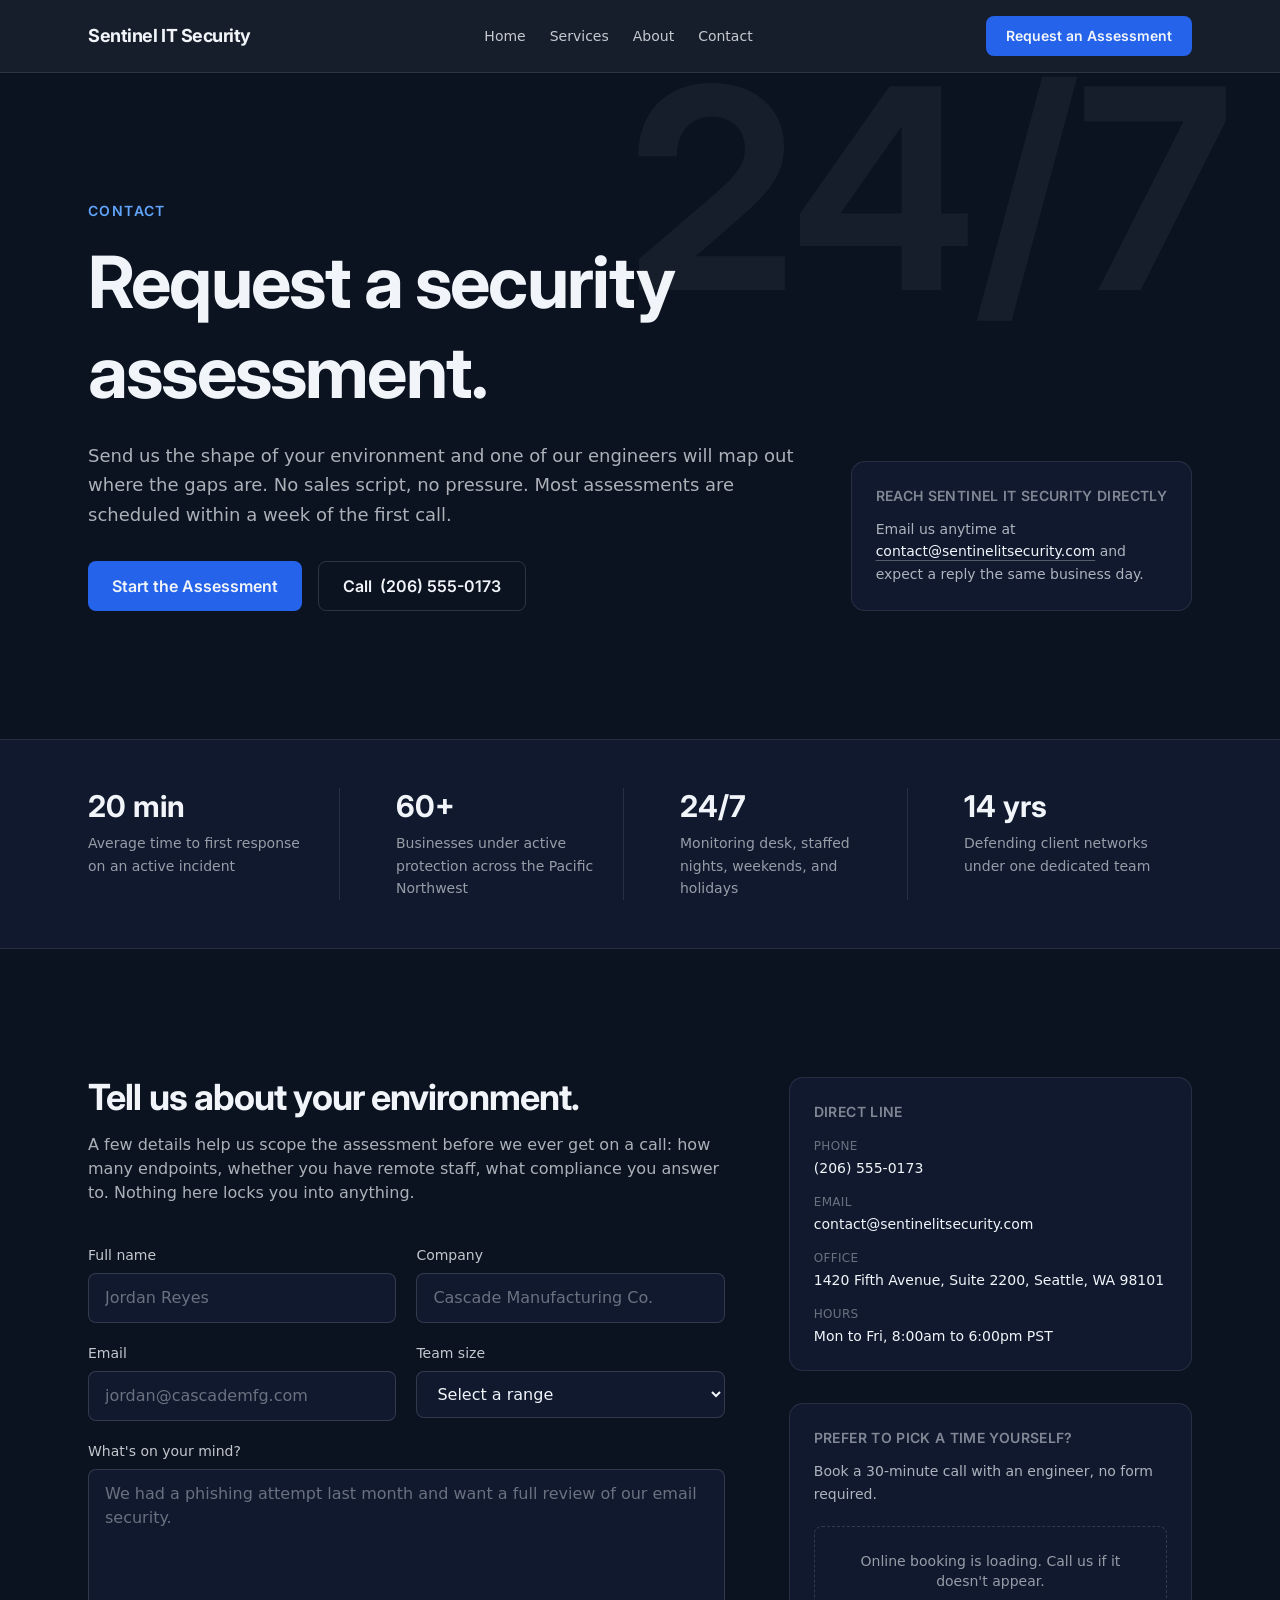
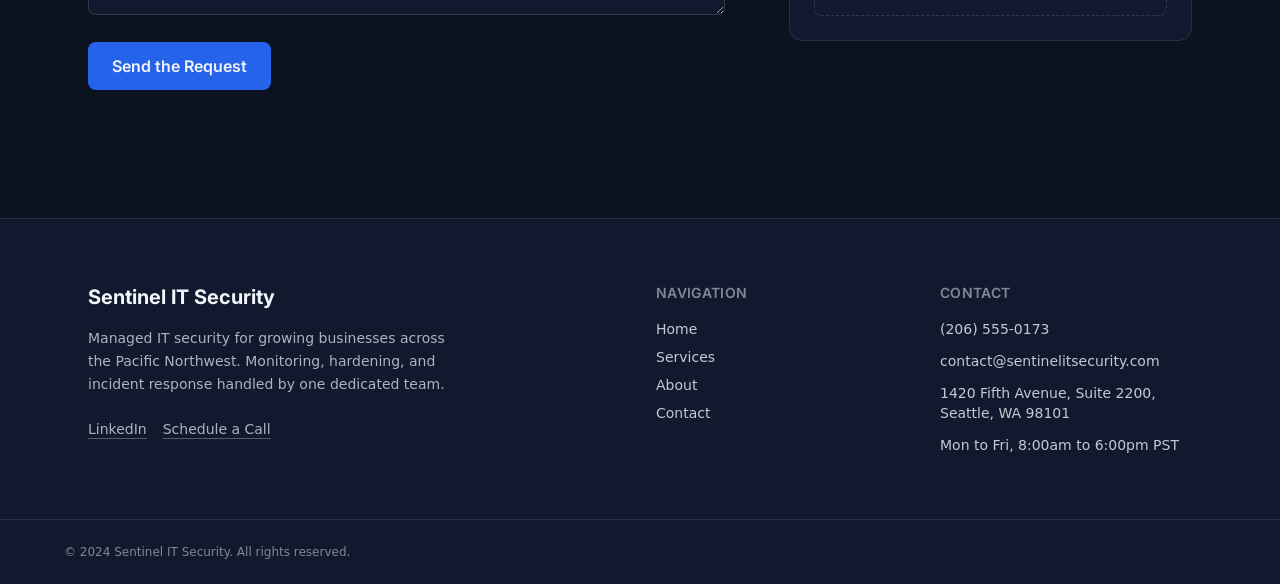
<file: contact.html>
<!DOCTYPE html>
<html lang="en">
<head>
<meta charset="utf-8">
<meta name="viewport" content="width=device-width, initial-scale=1">
<title>Contact Us | Sentinel IT Security</title>
<meta name="description" content="Request a security assessment or reach the Sentinel IT Security team directly. 20-minute average response time for active clients across the Pacific Northwest.">
<link rel="canonical" href="https://sentinel-msp-security-029d.sites.tibly.ai/contact">
<meta property="og:type" content="website">
<meta property="og:url" content="https://sentinel-msp-security-029d.sites.tibly.ai/contact">
<meta property="og:site_name" content="Sentinel IT Security">
<meta property="og:title" content="Contact Us | Sentinel IT Security">
<meta property="og:description" content="Request a security assessment or reach the Sentinel IT Security team directly. 20-minute average response time for active clients across the Pacific Northwest.">
<meta name="twitter:card" content="summary_large_image">
<link rel="icon" href="/favicon.svg" type="image/svg+xml">
<link rel="preconnect" href="https://fonts.googleapis.com">
<link rel="preconnect" href="https://fonts.gstatic.com" crossorigin>
<link href="https://fonts.googleapis.com/css2?family=Inter:wght@400;500;600;700;800&display=swap" rel="stylesheet">
<link rel="stylesheet" href="/styles.css?v=b8bcd437">
</head>
<body>
<!-- block:header -->
<header class="sticky top-0 z-50 border-b border-ink/10 bg-canvas/95 backdrop-blur">
  <div class="mx-auto flex w-full max-w-6xl flex-wrap items-center justify-between gap-x-8 gap-y-3 px-6 py-4">
    <a href="/" class="font-display text-lg font-bold tracking-tight text-ink">
      <span data-tibly-field="business-name">Sentinel IT Security</span>
    </a>
    <nav class="flex flex-wrap items-center gap-x-6 gap-y-2 text-sm font-medium">
      <a href="/" class="text-ink/80 transition-colors hover:text-brand-400">Home</a>
      <a href="/services" class="text-ink/80 transition-colors hover:text-brand-400">Services</a>
      <a href="/about" class="text-ink/80 transition-colors hover:text-brand-400">About</a>
      <a href="/contact" class="text-ink/80 transition-colors hover:text-brand-400">Contact</a>
    </nav>
    <a href="/contact" class="btn hidden text-sm px-5 py-2.5 sm:inline-flex">Request an Assessment</a>
  </div>
</header>
<!-- /block:header -->
<!-- block:cta-banner -->
<section class="relative overflow-hidden bg-canvas" data-block="cta-banner">
  <div class="relative mx-auto max-w-6xl px-6 py-24 md:py-32">
    <span class="pointer-events-none absolute -right-4 -top-6 hidden select-none font-display text-[220px] font-bold leading-none text-ink/5 md:block lg:text-[280px]" aria-hidden="true">24/7</span>
    <div class="relative grid grid-cols-1 gap-10 md:grid-cols-12 md:items-end">
      <div class="md:col-span-8">
        <p class="font-display text-sm font-semibold uppercase tracking-widest text-brand-400">Contact</p>
        <h1 class="mt-4 font-display text-4xl font-bold leading-tight tracking-tight text-ink md:text-7xl">Request a security assessment.</h1>
        <p class="mt-6 max-w-prose text-lg leading-relaxed text-ink/70">Send us the shape of your environment and one of our engineers will map out where the gaps are. No sales script, no pressure. Most assessments are scheduled within a week of the first call.</p>
        <div class="mt-8 flex flex-wrap gap-4">
          <a href="#assessment-form" class="btn">Start the Assessment</a>
          <a href="tel:+12065550173" data-tibly-field="phone" class="btn-secondary">Call <span data-tibly-field="phone">(206) 555-0173</span></a>
        </div>
      </div>
      <div class="md:col-span-4">
        <div class="rounded-lg border border-ink/10 bg-surface p-6">
          <p class="font-display text-sm font-semibold uppercase tracking-wide text-ink/50">Reach <span data-tibly-field="business-name">Sentinel IT Security</span> directly</p>
          <p class="mt-3 text-sm leading-relaxed text-ink/70">Email us anytime at <a href="mailto:contact@sentinelitsecurity.com" data-tibly-field="email" class="break-words font-medium text-ink underline decoration-ink/30 underline-offset-4 transition-colors hover:text-brand-400 hover:decoration-brand-400">contact@sentinelitsecurity.com</a> and expect a reply the same business day.</p>
        </div>
      </div>
    </div>
  </div>
</section>
<!-- /block:cta-banner -->
<!-- block:trust-bar -->
<section class="border-y border-ink/10 bg-surface" data-block="trust-bar">
  <div class="mx-auto max-w-6xl px-6 py-12">
    <div class="grid grid-cols-1 gap-8 sm:grid-cols-2 md:grid-cols-4 md:divide-x md:divide-ink/10">
      <div class="md:pr-6">
        <p class="font-display text-3xl font-bold text-ink">20 min</p>
        <p class="mt-2 text-sm leading-relaxed text-ink/60">Average time to first response on an active incident</p>
      </div>
      <div class="md:px-6">
        <p class="font-display text-3xl font-bold text-ink">60+</p>
        <p class="mt-2 text-sm leading-relaxed text-ink/60">Businesses under active protection across the Pacific Northwest</p>
      </div>
      <div class="md:px-6">
        <p class="font-display text-3xl font-bold text-ink">24/7</p>
        <p class="mt-2 text-sm leading-relaxed text-ink/60">Monitoring desk, staffed nights, weekends, and holidays</p>
      </div>
      <div class="md:pl-6">
        <p class="font-display text-3xl font-bold text-ink">14 yrs</p>
        <p class="mt-2 text-sm leading-relaxed text-ink/60">Defending client networks under one dedicated team</p>
      </div>
    </div>
  </div>
</section>
<!-- /block:trust-bar -->
<!-- block:feature-grid -->
<section class="bg-canvas" data-block="feature-grid" id="assessment-form">
  <div class="mx-auto max-w-6xl px-6 py-24 md:py-32">
    <div class="grid grid-cols-1 gap-12 lg:grid-cols-5 lg:gap-16">
      <div class="lg:col-span-3">
        <h2 class="font-display text-3xl font-bold tracking-tight text-ink md:text-4xl">Tell us about your environment.</h2>
        <p class="mt-4 max-w-prose text-ink/70">A few details help us scope the assessment before we ever get on a call: how many endpoints, whether you have remote staff, what compliance you answer to. Nothing here locks you into anything.</p>
        <form method="POST" action="https://api.tibly.ai/api/public/site-forms" class="mt-10 space-y-5">
          <input type="hidden" name="_page" value="/contact">
          <input type="text" name="_gotcha" class="hidden" tabindex="-1" autocomplete="off" aria-hidden="true">
          <div class="grid grid-cols-1 gap-5 sm:grid-cols-2">
            <div>
              <label for="name" class="block text-sm font-medium text-ink/80">Full name</label>
              <input type="text" id="name" name="name" required class="mt-2 w-full rounded-md border border-ink/15 bg-surface px-4 py-3 text-ink placeholder:text-ink/40 transition-colors focus:border-transparent focus:outline-none focus:ring-2 focus:ring-brand-400" placeholder="Jordan Reyes">
            </div>
            <div>
              <label for="company" class="block text-sm font-medium text-ink/80">Company</label>
              <input type="text" id="company" name="company" class="mt-2 w-full rounded-md border border-ink/15 bg-surface px-4 py-3 text-ink placeholder:text-ink/40 transition-colors focus:border-transparent focus:outline-none focus:ring-2 focus:ring-brand-400" placeholder="Cascade Manufacturing Co.">
            </div>
          </div>
          <div class="grid grid-cols-1 gap-5 sm:grid-cols-2">
            <div>
              <label for="email" class="block text-sm font-medium text-ink/80">Email</label>
              <input type="email" id="email" name="email" required class="mt-2 w-full rounded-md border border-ink/15 bg-surface px-4 py-3 text-ink placeholder:text-ink/40 transition-colors focus:border-transparent focus:outline-none focus:ring-2 focus:ring-brand-400" placeholder="jordan@cascademfg.com">
            </div>
            <div>
              <label for="employees" class="block text-sm font-medium text-ink/80">Team size</label>
              <select id="employees" name="employees" class="mt-2 w-full rounded-md border border-ink/15 bg-surface px-4 py-3 text-ink transition-colors focus:border-transparent focus:outline-none focus:ring-2 focus:ring-brand-400">
                <option value="">Select a range</option>
                <option value="1-10">1 to 10</option>
                <option value="11-50">11 to 50</option>
                <option value="51-200">51 to 200</option>
                <option value="200+">200 or more</option>
              </select>
            </div>
          </div>
          <div>
            <label for="message" class="block text-sm font-medium text-ink/80">What's on your mind?</label>
            <textarea id="message" name="message" rows="5" class="mt-2 w-full rounded-md border border-ink/15 bg-surface px-4 py-3 text-ink placeholder:text-ink/40 transition-colors focus:border-transparent focus:outline-none focus:ring-2 focus:ring-brand-400" placeholder="We had a phishing attempt last month and want a full review of our email security."></textarea>
          </div>
          <button type="submit" class="btn w-full sm:w-auto">Send the Request</button>
        </form>
      </div>

      <div class="lg:col-span-2 space-y-8">
        <div class="card">
          <h3 class="font-display text-sm font-semibold uppercase tracking-wide text-ink/50">Direct line</h3>
          <ul class="mt-4 space-y-4 text-sm text-ink/80">
            <li class="flex flex-col">
              <span class="text-xs uppercase tracking-wide text-ink/40">Phone</span>
              <a href="tel:+12065550173" class="mt-1 font-medium text-ink transition-colors hover:text-brand-400"><span data-tibly-field="phone">(206) 555-0173</span></a>
            </li>
            <li class="flex flex-col">
              <span class="text-xs uppercase tracking-wide text-ink/40">Email</span>
              <a href="mailto:contact@sentinelitsecurity.com" class="mt-1 break-words font-medium text-ink transition-colors hover:text-brand-400"><span data-tibly-field="email">contact@sentinelitsecurity.com</span></a>
            </li>
            <li class="flex flex-col">
              <span class="text-xs uppercase tracking-wide text-ink/40">Office</span>
              <span data-tibly-field="address" class="mt-1 font-medium text-ink">1420 Fifth Avenue, Suite 2200, Seattle, WA 98101</span>
            </li>
            <li class="flex flex-col">
              <span class="text-xs uppercase tracking-wide text-ink/40">Hours</span>
              <span data-tibly-field="hours" class="mt-1 font-medium text-ink">Mon to Fri, 8:00am to 6:00pm PST</span>
            </li>
          </ul>
        </div>

        <div class="card">
          <h3 class="font-display text-sm font-semibold uppercase tracking-wide text-ink/50">Prefer to pick a time yourself?</h3>
          <p class="mt-3 text-sm leading-relaxed text-ink/70">Book a 30-minute call with an engineer, no form required.</p>
          <div class="mt-5 rounded-md border border-dashed border-ink/15 p-6 text-center" data-tibly-booking>
            <p class="text-sm text-ink/60">Online booking is loading. Call us if it doesn't appear.</p>
          </div>
        </div>
      </div>
    </div>
  </div>
</section>
<!-- /block:feature-grid -->
<!-- block:footer -->
<footer class="border-t border-ink/10 bg-surface">
  <div class="mx-auto grid w-full max-w-6xl grid-cols-1 gap-12 px-6 py-16 md:grid-cols-4 md:gap-8">
    <div class="md:col-span-2">
      <p class="font-display text-xl font-bold text-ink"><span data-tibly-field="business-name">Sentinel IT Security</span></p>
      <p class="mt-4 max-w-sm text-sm leading-relaxed text-ink/70">Managed IT security for growing businesses across the Pacific Northwest. Monitoring, hardening, and incident response handled by one dedicated team.</p>
      <div data-tibly-field="links" class="mt-6 flex flex-wrap gap-4">
        <a href="https://linkedin.com" class="text-sm font-medium text-ink/70 underline decoration-ink/30 underline-offset-4 transition-colors hover:text-brand-400 hover:decoration-brand-400">LinkedIn</a>
        <a href="/contact" class="text-sm font-medium text-ink/70 underline decoration-ink/30 underline-offset-4 transition-colors hover:text-brand-400 hover:decoration-brand-400">Schedule a Call</a>
      </div>
    </div>

    <div>
      <p class="font-display text-sm font-semibold uppercase tracking-wide text-ink/50">Navigation</p>
      <nav class="mt-4 flex flex-col gap-2 text-sm">
        <a href="/" class="text-ink/80 transition-colors hover:text-brand-400">Home</a>
        <a href="/services" class="text-ink/80 transition-colors hover:text-brand-400">Services</a>
        <a href="/about" class="text-ink/80 transition-colors hover:text-brand-400">About</a>
        <a href="/contact" class="text-ink/80 transition-colors hover:text-brand-400">Contact</a>
      </nav>
    </div>

    <div>
      <p class="font-display text-sm font-semibold uppercase tracking-wide text-ink/50">Contact</p>
      <ul class="mt-4 flex flex-col gap-3 text-sm text-ink/80">
        <li><a href="tel:+12065550173" data-tibly-field="phone" class="transition-colors hover:text-brand-400">(206) 555-0173</a></li>
        <li><a href="mailto:contact@sentinelitsecurity.com" data-tibly-field="email" class="break-words transition-colors hover:text-brand-400">contact@sentinelitsecurity.com</a></li>
        <li><span data-tibly-field="address">1420 Fifth Avenue, Suite 2200, Seattle, WA 98101</span></li>
        <li><span data-tibly-field="hours">Mon to Fri, 8:00am to 6:00pm PST</span></li>
      </ul>
    </div>
  </div>

  <div class="border-t border-ink/10 px-6 py-6">
    <p class="mx-auto max-w-6xl text-xs text-ink/50">© 2024 <span data-tibly-field="business-name">Sentinel IT Security</span>. All rights reserved.</p>
  </div>
</footer>
<!-- /block:footer -->
  <script async src="https://api.tibly.ai/widget/v1.js"></script>
</body>
</html>
</file>
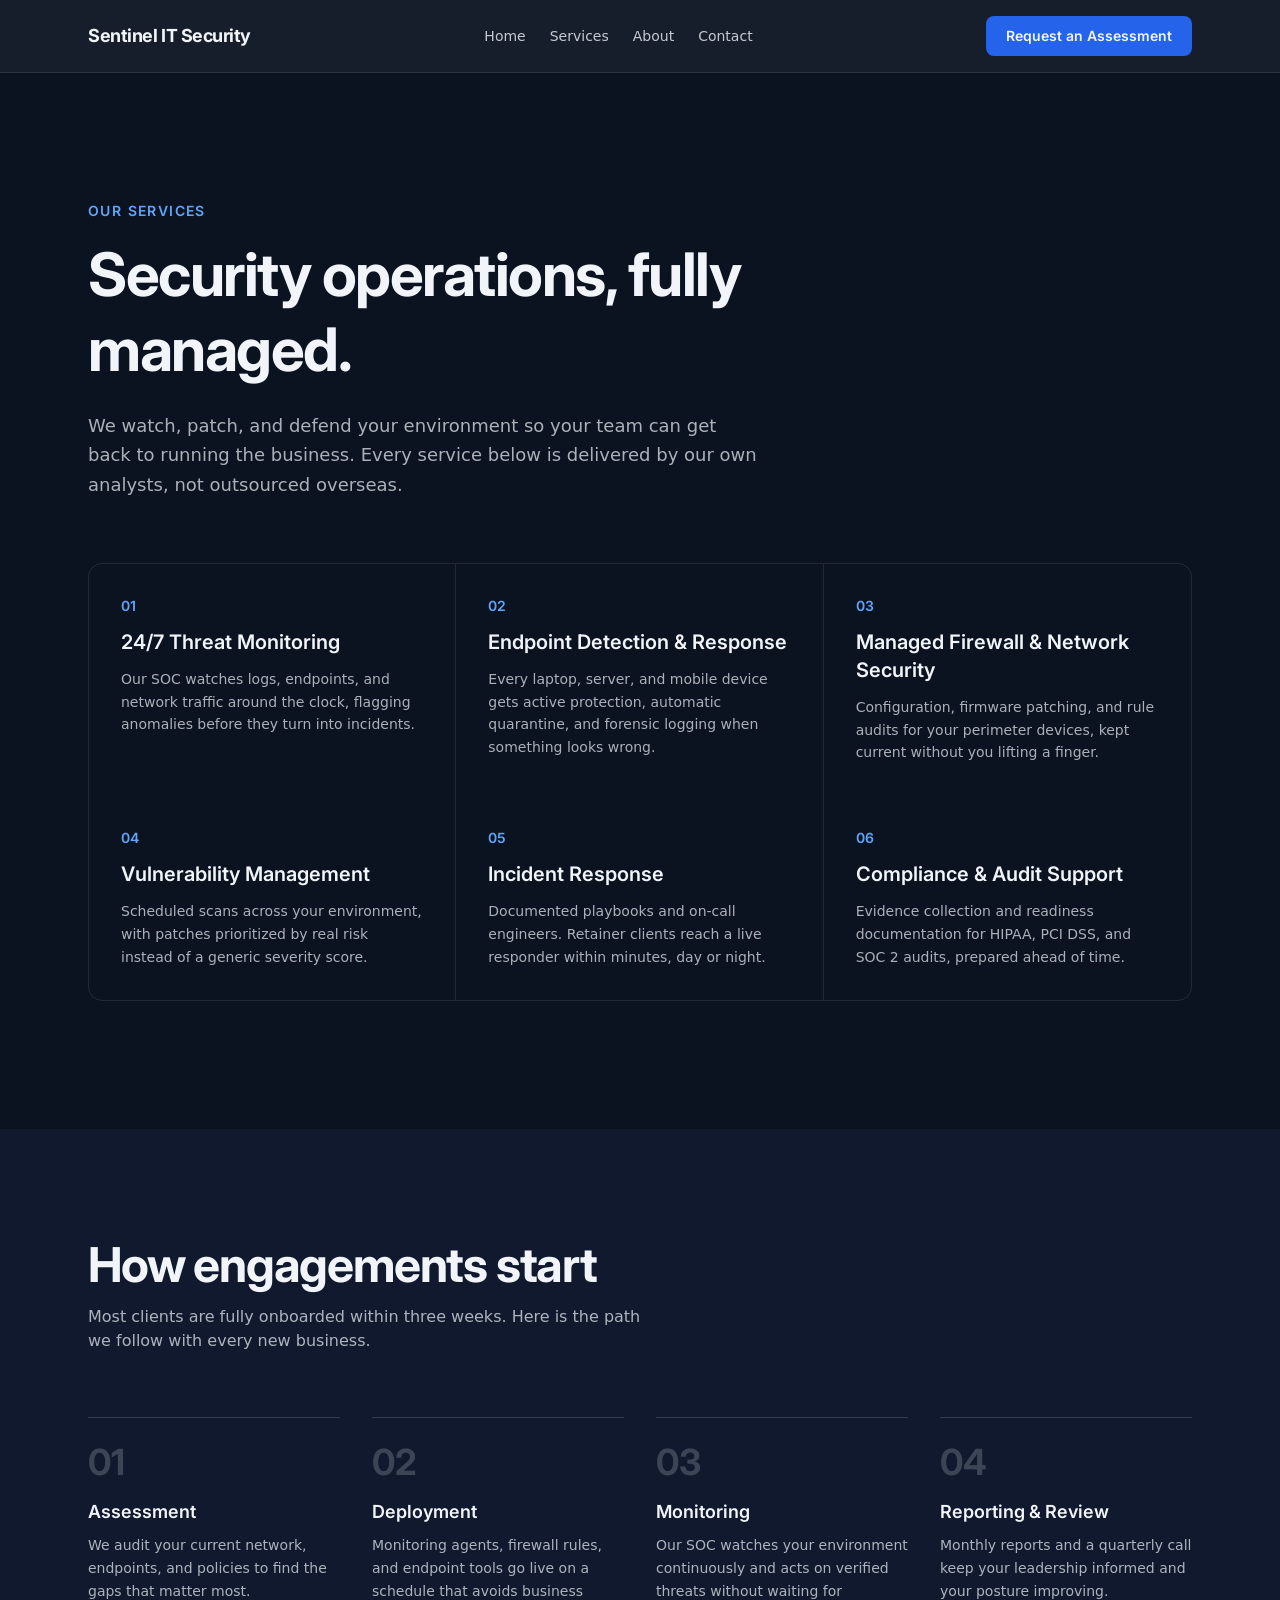
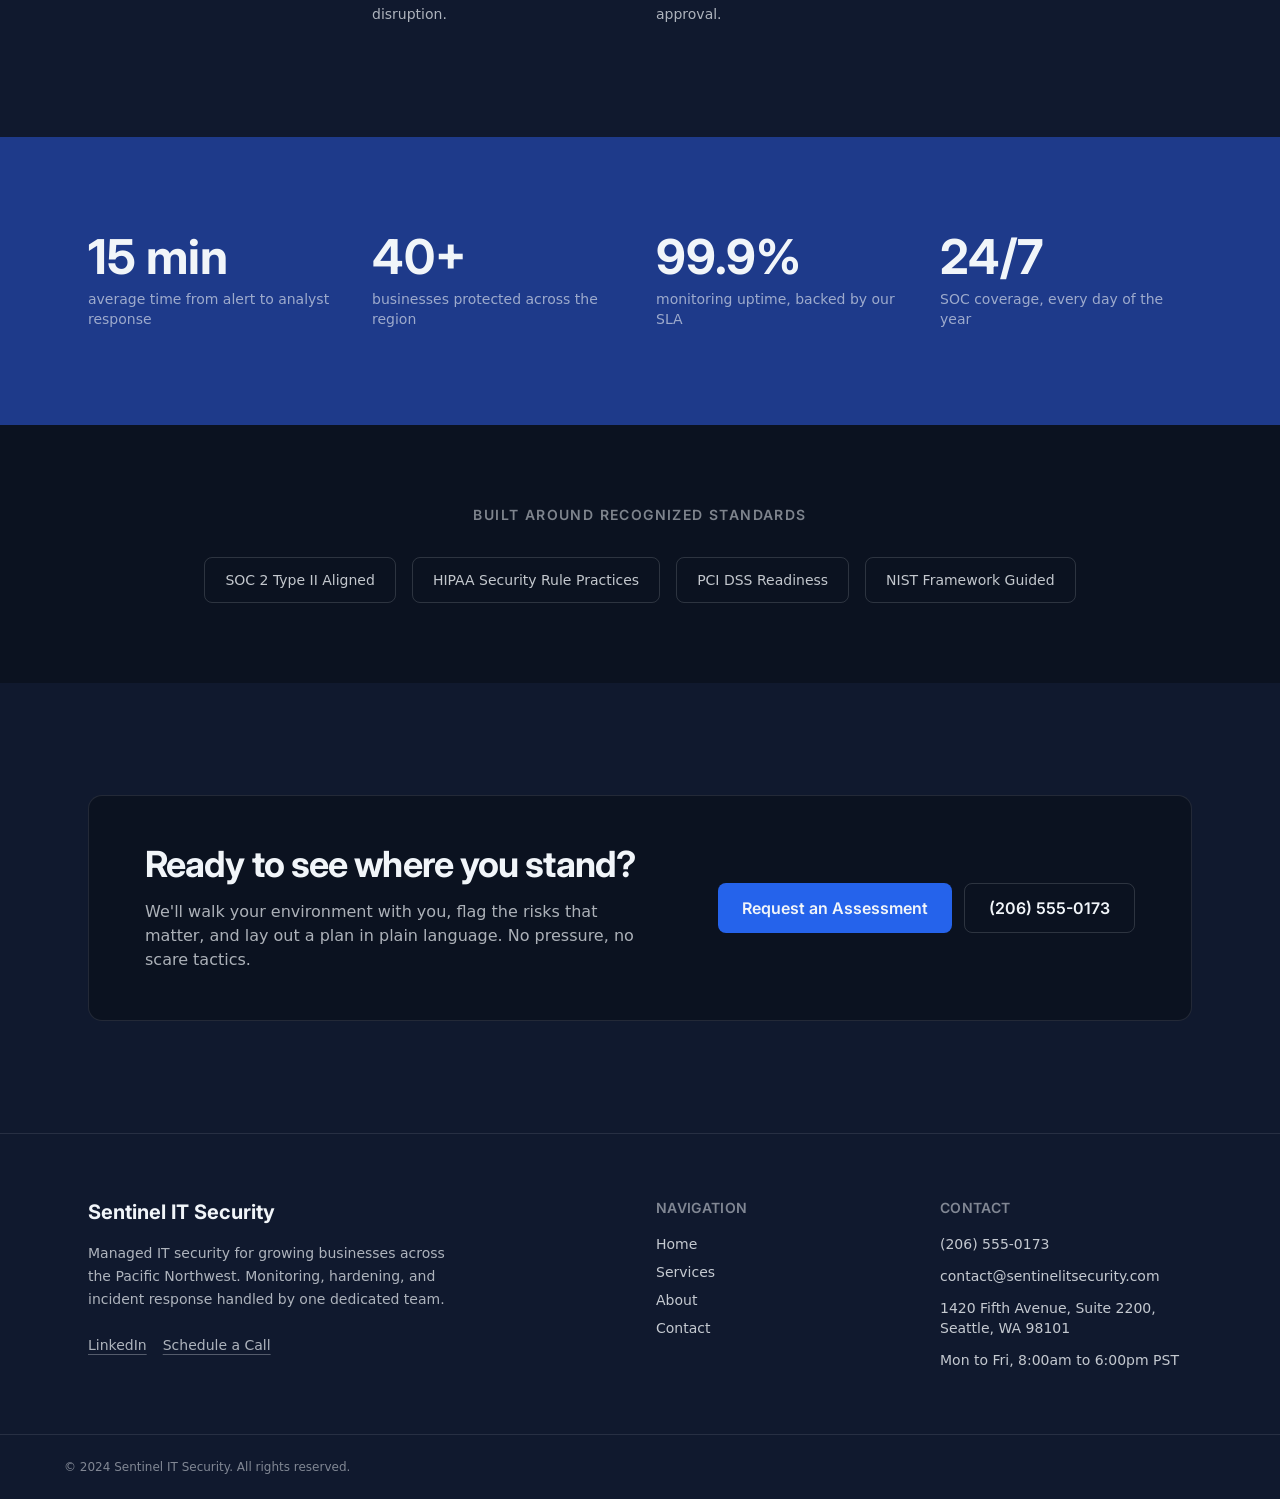
<file: services.html>
<!DOCTYPE html>
<html lang="en">
<head>
<meta charset="utf-8">
<meta name="viewport" content="width=device-width, initial-scale=1">
<title>Managed Security Services | Sentinel IT Security</title>
<meta name="description" content="From 24/7 threat monitoring to incident response, Sentinel IT Security delivers managed security services built for growing businesses across the Pacific Northwest.">
<link rel="canonical" href="https://sentinel-msp-security-029d.sites.tibly.ai/services">
<meta property="og:type" content="website">
<meta property="og:url" content="https://sentinel-msp-security-029d.sites.tibly.ai/services">
<meta property="og:site_name" content="Sentinel IT Security">
<meta property="og:title" content="Managed Security Services | Sentinel IT Security">
<meta property="og:description" content="From 24/7 threat monitoring to incident response, Sentinel IT Security delivers managed security services built for growing businesses across the Pacific Northwest.">
<meta name="twitter:card" content="summary_large_image">
<link rel="icon" href="/favicon.svg" type="image/svg+xml">
<link rel="preconnect" href="https://fonts.googleapis.com">
<link rel="preconnect" href="https://fonts.gstatic.com" crossorigin>
<link href="https://fonts.googleapis.com/css2?family=Inter:wght@400;500;600;700;800&display=swap" rel="stylesheet">
<link rel="stylesheet" href="/styles.css?v=b8bcd437">
</head>
<body>
<!-- block:header -->
<header class="sticky top-0 z-50 border-b border-ink/10 bg-canvas/95 backdrop-blur">
  <div class="mx-auto flex w-full max-w-6xl flex-wrap items-center justify-between gap-x-8 gap-y-3 px-6 py-4">
    <a href="/" class="font-display text-lg font-bold tracking-tight text-ink">
      <span data-tibly-field="business-name">Sentinel IT Security</span>
    </a>
    <nav class="flex flex-wrap items-center gap-x-6 gap-y-2 text-sm font-medium">
      <a href="/" class="text-ink/80 transition-colors hover:text-brand-400">Home</a>
      <a href="/services" class="text-ink/80 transition-colors hover:text-brand-400">Services</a>
      <a href="/about" class="text-ink/80 transition-colors hover:text-brand-400">About</a>
      <a href="/contact" class="text-ink/80 transition-colors hover:text-brand-400">Contact</a>
    </nav>
    <a href="/contact" class="btn hidden text-sm px-5 py-2.5 sm:inline-flex">Request an Assessment</a>
  </div>
</header>
<!-- /block:header -->
<!-- block:feature-grid -->
<section class="bg-canvas" data-block="feature-grid">
  <div class="mx-auto w-full max-w-6xl px-6 py-20 md:py-32">
    <div class="max-w-2xl">
      <p class="font-display text-sm font-semibold uppercase tracking-widest text-brand-400">Our Services</p>
      <h1 class="mt-4 font-display text-4xl font-bold leading-tight tracking-tight text-ink md:text-6xl">
        Security operations, fully managed.
      </h1>
      <p class="mt-6 max-w-prose text-lg leading-relaxed text-ink/70">
        We watch, patch, and defend your environment so your team can get back to running the business. Every service below is delivered by our own analysts, not outsourced overseas.
      </p>
    </div>

    <div class="mt-16 grid grid-cols-1 divide-y divide-ink/10 rounded-lg border border-ink/10 md:grid-cols-2 md:divide-y-0 lg:grid-cols-3 lg:[&>*:nth-child(3n)]:border-r-0 lg:[&>*]:border-r lg:[&>*]:border-ink/10">
      <div class="p-8 md:border-r md:border-ink/10 lg:border-r-0 md:[&:nth-child(2n)]:border-r-0">
        <p class="font-display text-sm font-semibold text-brand-400">01</p>
        <h2 class="mt-3 font-display text-xl font-semibold text-ink">24/7 Threat Monitoring</h2>
        <p class="mt-3 text-sm leading-relaxed text-ink/70">Our SOC watches logs, endpoints, and network traffic around the clock, flagging anomalies before they turn into incidents.</p>
      </div>
      <div class="p-8">
        <p class="font-display text-sm font-semibold text-brand-400">02</p>
        <h2 class="mt-3 font-display text-xl font-semibold text-ink">Endpoint Detection &amp; Response</h2>
        <p class="mt-3 text-sm leading-relaxed text-ink/70">Every laptop, server, and mobile device gets active protection, automatic quarantine, and forensic logging when something looks wrong.</p>
      </div>
      <div class="p-8 md:border-r md:border-ink/10 lg:border-r-0">
        <p class="font-display text-sm font-semibold text-brand-400">03</p>
        <h2 class="mt-3 font-display text-xl font-semibold text-ink">Managed Firewall &amp; Network Security</h2>
        <p class="mt-3 text-sm leading-relaxed text-ink/70">Configuration, firmware patching, and rule audits for your perimeter devices, kept current without you lifting a finger.</p>
      </div>
      <div class="p-8">
        <p class="font-display text-sm font-semibold text-brand-400">04</p>
        <h2 class="mt-3 font-display text-xl font-semibold text-ink">Vulnerability Management</h2>
        <p class="mt-3 text-sm leading-relaxed text-ink/70">Scheduled scans across your environment, with patches prioritized by real risk instead of a generic severity score.</p>
      </div>
      <div class="p-8 md:border-r md:border-ink/10 lg:border-r-0 md:[&:nth-child(2n)]:border-r-0">
        <p class="font-display text-sm font-semibold text-brand-400">05</p>
        <h2 class="mt-3 font-display text-xl font-semibold text-ink">Incident Response</h2>
        <p class="mt-3 text-sm leading-relaxed text-ink/70">Documented playbooks and on-call engineers. Retainer clients reach a live responder within minutes, day or night.</p>
      </div>
      <div class="p-8">
        <p class="font-display text-sm font-semibold text-brand-400">06</p>
        <h2 class="mt-3 font-display text-xl font-semibold text-ink">Compliance &amp; Audit Support</h2>
        <p class="mt-3 text-sm leading-relaxed text-ink/70">Evidence collection and readiness documentation for HIPAA, PCI DSS, and SOC 2 audits, prepared ahead of time.</p>
      </div>
    </div>
  </div>
</section>
<!-- /block:feature-grid -->
<!-- block:how-it-works -->
<section class="bg-surface" data-block="how-it-works">
  <div class="mx-auto w-full max-w-6xl px-6 py-20 md:py-28">
    <div class="max-w-xl">
      <h2 class="font-display text-3xl font-bold tracking-tight text-ink md:text-5xl">How engagements start</h2>
      <p class="mt-4 text-ink/70">Most clients are fully onboarded within three weeks. Here is the path we follow with every new business.</p>
    </div>

    <div class="mt-16 grid grid-cols-1 gap-10 md:grid-cols-4 md:gap-8">
      <div class="border-t border-ink/15 pt-6">
        <span class="font-display text-4xl font-bold text-ink/20">01</span>
        <h3 class="mt-4 font-display text-lg font-semibold text-ink">Assessment</h3>
        <p class="mt-2 text-sm leading-relaxed text-ink/70">We audit your current network, endpoints, and policies to find the gaps that matter most.</p>
      </div>
      <div class="border-t border-ink/15 pt-6">
        <span class="font-display text-4xl font-bold text-ink/20">02</span>
        <h3 class="mt-4 font-display text-lg font-semibold text-ink">Deployment</h3>
        <p class="mt-2 text-sm leading-relaxed text-ink/70">Monitoring agents, firewall rules, and endpoint tools go live on a schedule that avoids business disruption.</p>
      </div>
      <div class="border-t border-ink/15 pt-6">
        <span class="font-display text-4xl font-bold text-ink/20">03</span>
        <h3 class="mt-4 font-display text-lg font-semibold text-ink">Monitoring</h3>
        <p class="mt-2 text-sm leading-relaxed text-ink/70">Our SOC watches your environment continuously and acts on verified threats without waiting for approval.</p>
      </div>
      <div class="border-t border-ink/15 pt-6">
        <span class="font-display text-4xl font-bold text-ink/20">04</span>
        <h3 class="mt-4 font-display text-lg font-semibold text-ink">Reporting &amp; Review</h3>
        <p class="mt-2 text-sm leading-relaxed text-ink/70">Monthly reports and a quarterly call keep your leadership informed and your posture improving.</p>
      </div>
    </div>
  </div>
</section>
<!-- /block:how-it-works -->
<!-- block:metric-band -->
<section class="bg-brand-900" data-block="metric-band">
  <div class="mx-auto w-full max-w-6xl px-6 py-20 md:py-24">
    <div class="grid grid-cols-2 gap-10 md:grid-cols-4 md:gap-8">
      <div>
        <p class="font-display text-4xl font-bold text-ink md:text-5xl">15 min</p>
        <p class="mt-2 text-sm text-ink/60">average time from alert to analyst response</p>
      </div>
      <div>
        <p class="font-display text-4xl font-bold text-ink md:text-5xl">40+</p>
        <p class="mt-2 text-sm text-ink/60">businesses protected across the region</p>
      </div>
      <div>
        <p class="font-display text-4xl font-bold text-ink md:text-5xl">99.9%</p>
        <p class="mt-2 text-sm text-ink/60">monitoring uptime, backed by our SLA</p>
      </div>
      <div>
        <p class="font-display text-4xl font-bold text-ink md:text-5xl">24/7</p>
        <p class="mt-2 text-sm text-ink/60">SOC coverage, every day of the year</p>
      </div>
    </div>
  </div>
</section>
<!-- /block:metric-band -->
<!-- block:trust-bar -->
<section class="bg-canvas" data-block="trust-bar">
  <div class="mx-auto w-full max-w-6xl px-6 py-16 md:py-20">
    <p class="text-center font-display text-sm font-semibold uppercase tracking-widest text-ink/50">Built around recognized standards</p>
    <div class="mt-8 flex flex-wrap items-center justify-center gap-4">
      <span class="rounded-md border border-ink/15 px-5 py-3 text-sm font-medium text-ink/80">SOC 2 Type II Aligned</span>
      <span class="rounded-md border border-ink/15 px-5 py-3 text-sm font-medium text-ink/80">HIPAA Security Rule Practices</span>
      <span class="rounded-md border border-ink/15 px-5 py-3 text-sm font-medium text-ink/80">PCI DSS Readiness</span>
      <span class="rounded-md border border-ink/15 px-5 py-3 text-sm font-medium text-ink/80">NIST Framework Guided</span>
    </div>
  </div>
</section>
<!-- /block:trust-bar -->
<!-- block:cta-banner -->
<section class="bg-surface" data-block="cta-banner">
  <div class="mx-auto w-full max-w-6xl px-6 py-20 md:py-28">
    <div class="flex flex-col items-start gap-8 rounded-lg border border-ink/10 bg-canvas px-8 py-12 md:flex-row md:items-center md:justify-between md:px-14">
      <div class="max-w-lg">
        <h2 class="font-display text-3xl font-bold tracking-tight text-ink md:text-4xl">Ready to see where you stand?</h2>
        <p class="mt-4 text-ink/70">
          We'll walk your environment with you, flag the risks that matter, and lay out a plan in plain language. No pressure, no scare tactics.
        </p>
      </div>
      <div class="flex w-full flex-col gap-3 sm:w-auto sm:flex-row">
        <a href="/contact" class="btn w-full sm:w-auto">Request an Assessment</a>
        <a href="tel:+12065550173" data-tibly-field="phone" class="btn-secondary w-full sm:w-auto">(206) 555-0173</a>
      </div>
    </div>
  </div>
</section>
<!-- /block:cta-banner -->
<!-- block:footer -->
<footer class="border-t border-ink/10 bg-surface">
  <div class="mx-auto grid w-full max-w-6xl grid-cols-1 gap-12 px-6 py-16 md:grid-cols-4 md:gap-8">
    <div class="md:col-span-2">
      <p class="font-display text-xl font-bold text-ink"><span data-tibly-field="business-name">Sentinel IT Security</span></p>
      <p class="mt-4 max-w-sm text-sm leading-relaxed text-ink/70">Managed IT security for growing businesses across the Pacific Northwest. Monitoring, hardening, and incident response handled by one dedicated team.</p>
      <div data-tibly-field="links" class="mt-6 flex flex-wrap gap-4">
        <a href="https://linkedin.com" class="text-sm font-medium text-ink/70 underline decoration-ink/30 underline-offset-4 transition-colors hover:text-brand-400 hover:decoration-brand-400">LinkedIn</a>
        <a href="/contact" class="text-sm font-medium text-ink/70 underline decoration-ink/30 underline-offset-4 transition-colors hover:text-brand-400 hover:decoration-brand-400">Schedule a Call</a>
      </div>
    </div>

    <div>
      <p class="font-display text-sm font-semibold uppercase tracking-wide text-ink/50">Navigation</p>
      <nav class="mt-4 flex flex-col gap-2 text-sm">
        <a href="/" class="text-ink/80 transition-colors hover:text-brand-400">Home</a>
        <a href="/services" class="text-ink/80 transition-colors hover:text-brand-400">Services</a>
        <a href="/about" class="text-ink/80 transition-colors hover:text-brand-400">About</a>
        <a href="/contact" class="text-ink/80 transition-colors hover:text-brand-400">Contact</a>
      </nav>
    </div>

    <div>
      <p class="font-display text-sm font-semibold uppercase tracking-wide text-ink/50">Contact</p>
      <ul class="mt-4 flex flex-col gap-3 text-sm text-ink/80">
        <li><a href="tel:+12065550173" data-tibly-field="phone" class="transition-colors hover:text-brand-400">(206) 555-0173</a></li>
        <li><a href="mailto:contact@sentinelitsecurity.com" data-tibly-field="email" class="break-words transition-colors hover:text-brand-400">contact@sentinelitsecurity.com</a></li>
        <li><span data-tibly-field="address">1420 Fifth Avenue, Suite 2200, Seattle, WA 98101</span></li>
        <li><span data-tibly-field="hours">Mon to Fri, 8:00am to 6:00pm PST</span></li>
      </ul>
    </div>
  </div>

  <div class="border-t border-ink/10 px-6 py-6">
    <p class="mx-auto max-w-6xl text-xs text-ink/50">© 2024 <span data-tibly-field="business-name">Sentinel IT Security</span>. All rights reserved.</p>
  </div>
</footer>
<!-- /block:footer -->
  <script async src="https://api.tibly.ai/widget/v1.js"></script>
</body>
</html>
</file>
<file: styles.css>
/*! tailwindcss v4.3.2 | MIT License | https://tailwindcss.com */
@layer properties{@supports (((-webkit-hyphens:none)) and (not (margin-trim:inline))) or ((-moz-orient:inline) and (not (color:rgb(from red r g b)))){*,:before,:after,::backdrop{--tw-space-y-reverse:0;--tw-divide-y-reverse:0;--tw-border-style:solid;--tw-leading:initial;--tw-font-weight:initial;--tw-tracking:initial;--tw-shadow:0 0 #0000;--tw-shadow-color:initial;--tw-shadow-alpha:100%;--tw-inset-shadow:0 0 #0000;--tw-inset-shadow-color:initial;--tw-inset-shadow-alpha:100%;--tw-ring-color:initial;--tw-ring-shadow:0 0 #0000;--tw-inset-ring-color:initial;--tw-inset-ring-shadow:0 0 #0000;--tw-ring-inset:initial;--tw-ring-offset-width:0px;--tw-ring-offset-color:#fff;--tw-ring-offset-shadow:0 0 #0000;--tw-backdrop-blur:initial;--tw-backdrop-brightness:initial;--tw-backdrop-contrast:initial;--tw-backdrop-grayscale:initial;--tw-backdrop-hue-rotate:initial;--tw-backdrop-invert:initial;--tw-backdrop-opacity:initial;--tw-backdrop-saturate:initial;--tw-backdrop-sepia:initial;--tw-divide-x-reverse:0;--tw-duration:initial}}}@layer theme{:root,:host{--font-sans:ui-sans-serif, system-ui, sans-serif, "Apple Color Emoji", "Segoe UI Emoji", "Segoe UI Symbol", "Noto Color Emoji";--font-mono:ui-monospace, SFMono-Regular, Menlo, Monaco, Consolas, "Liberation Mono", "Courier New", monospace;--spacing:.25rem;--container-sm:24rem;--container-lg:32rem;--container-xl:36rem;--container-2xl:42rem;--container-6xl:72rem;--text-xs:.75rem;--text-xs--line-height:calc(1 / .75);--text-sm:.875rem;--text-sm--line-height:calc(1.25 / .875);--text-base:1rem;--text-base--line-height:calc(1.5 / 1);--text-lg:1.125rem;--text-lg--line-height:calc(1.75 / 1.125);--text-xl:1.25rem;--text-xl--line-height:calc(1.75 / 1.25);--text-3xl:1.875rem;--text-3xl--line-height:calc(2.25 / 1.875);--text-4xl:2.25rem;--text-4xl--line-height:calc(2.5 / 2.25);--text-5xl:3rem;--text-5xl--line-height:1;--text-6xl:3.75rem;--text-6xl--line-height:1;--text-7xl:4.5rem;--text-7xl--line-height:1;--font-weight-medium:500;--font-weight-semibold:600;--font-weight-bold:700;--tracking-tight:-.025em;--tracking-wide:.025em;--tracking-widest:.1em;--leading-tight:1.25;--leading-relaxed:1.625;--radius-sm:4px;--radius-md:8px;--radius-lg:14px;--default-transition-duration:.15s;--default-transition-timing-function:cubic-bezier(.4, 0, .2, 1);--default-font-family:var(--font-sans);--default-mono-font-family:var(--font-mono);--color-brand-50:#eff6ff;--color-brand-100:#dbeafe;--color-brand-200:#bfdbfe;--color-brand-300:#93c5fd;--color-brand-400:#60a5fa;--color-brand-500:#3b82f6;--color-brand-600:#2563eb;--color-brand-700:#1d4ed8;--color-brand-800:#1e40af;--color-brand-900:#1e3a8a;--color-accent-50:#f8fafc;--color-accent-100:#f1f5f9;--color-accent-200:#e2e8f0;--color-accent-300:#cbd5e1;--color-accent-400:#94a3b8;--color-accent-500:#7c8ba3;--color-accent-600:#64748b;--color-accent-700:#475569;--color-accent-800:#334155;--color-accent-900:#1e293b;--color-canvas:#0b1220;--color-surface:#10192e;--color-ink:#f1f5f9;--font-display:"Inter", sans-serif;--font-body:"Inter", sans-serif}}@layer base{*,:after,:before,::backdrop{box-sizing:border-box;border:0 solid;margin:0;padding:0}::file-selector-button{box-sizing:border-box;border:0 solid;margin:0;padding:0}html,:host{-webkit-text-size-adjust:100%;tab-size:4;line-height:1.5;font-family:var(--default-font-family,ui-sans-serif, system-ui, sans-serif, "Apple Color Emoji", "Segoe UI Emoji", "Segoe UI Symbol", "Noto Color Emoji");font-feature-settings:var(--default-font-feature-settings,normal);font-variation-settings:var(--default-font-variation-settings,normal);-webkit-tap-highlight-color:transparent}hr{height:0;color:inherit;border-top-width:1px}abbr:where([title]){-webkit-text-decoration:underline dotted;text-decoration:underline dotted}h1,h2,h3,h4,h5,h6{font-size:inherit;font-weight:inherit}a{color:inherit;-webkit-text-decoration:inherit;-webkit-text-decoration:inherit;-webkit-text-decoration:inherit;text-decoration:inherit}b,strong{font-weight:bolder}code,kbd,samp,pre{font-family:var(--default-mono-font-family,ui-monospace, SFMono-Regular, Menlo, Monaco, Consolas, "Liberation Mono", "Courier New", monospace);font-feature-settings:var(--default-mono-font-feature-settings,normal);font-variation-settings:var(--default-mono-font-variation-settings,normal);font-size:1em}small{font-size:80%}sub,sup{vertical-align:baseline;font-size:75%;line-height:0;position:relative}sub{bottom:-.25em}sup{top:-.5em}table{text-indent:0;border-color:inherit;border-collapse:collapse}:-moz-focusring{outline:auto}progress{vertical-align:baseline}summary{display:list-item}ol,ul,menu{list-style:none}img,svg,video,canvas,audio,iframe,embed,object{vertical-align:middle;display:block}img,video{max-width:100%;height:auto}button,input,select,optgroup,textarea{font:inherit;font-feature-settings:inherit;font-variation-settings:inherit;letter-spacing:inherit;color:inherit;opacity:1;background-color:#0000;border-radius:0}::file-selector-button{font:inherit;font-feature-settings:inherit;font-variation-settings:inherit;letter-spacing:inherit;color:inherit;opacity:1;background-color:#0000;border-radius:0}:where(select:is([multiple],[size])) optgroup{font-weight:bolder}:where(select:is([multiple],[size])) optgroup option{padding-inline-start:20px}::file-selector-button{margin-inline-end:4px}::placeholder{opacity:1}@supports (not ((-webkit-appearance:-apple-pay-button))) or (contain-intrinsic-size:1px){::placeholder{color:currentColor}@supports (color:color-mix(in lab, red, red)){::placeholder{color:color-mix(in oklab, currentcolor 50%, transparent)}}}textarea{resize:vertical}::-webkit-search-decoration{-webkit-appearance:none}::-webkit-date-and-time-value{min-height:1lh;text-align:inherit}::-webkit-datetime-edit{display:inline-flex}::-webkit-datetime-edit-fields-wrapper{padding:0}::-webkit-datetime-edit{padding-block:0}::-webkit-datetime-edit-year-field{padding-block:0}::-webkit-datetime-edit-month-field{padding-block:0}::-webkit-datetime-edit-day-field{padding-block:0}::-webkit-datetime-edit-hour-field{padding-block:0}::-webkit-datetime-edit-minute-field{padding-block:0}::-webkit-datetime-edit-second-field{padding-block:0}::-webkit-datetime-edit-millisecond-field{padding-block:0}::-webkit-datetime-edit-meridiem-field{padding-block:0}::-webkit-calendar-picker-indicator{line-height:1}:-moz-ui-invalid{box-shadow:none}button,input:where([type=button],[type=reset],[type=submit]){appearance:button}::file-selector-button{appearance:button}::-webkit-inner-spin-button{height:auto}::-webkit-outer-spin-button{height:auto}[hidden]:where(:not([hidden=until-found])){display:none!important}}@layer components{.btn{justify-content:center;align-items:center;gap:calc(var(--spacing) * 2);border-radius:var(--radius-md);background-color:var(--color-brand-600);padding-inline:calc(var(--spacing) * 6);padding-block:calc(var(--spacing) * 3);font-family:var(--font-display);--tw-font-weight:var(--font-weight-semibold);font-weight:var(--font-weight-semibold);color:var(--color-ink);transition-property:color,background-color,border-color,outline-color,text-decoration-color,fill,stroke,--tw-gradient-from,--tw-gradient-via,--tw-gradient-to;transition-timing-function:var(--tw-ease,var(--default-transition-timing-function));transition-duration:var(--tw-duration,var(--default-transition-duration));--tw-duration:.2s;transition-duration:.2s;display:inline-flex}@media (hover:hover){.btn:hover{background-color:var(--color-brand-500)}}.btn:focus{--tw-ring-shadow:var(--tw-ring-inset,) 0 0 0 calc(2px + var(--tw-ring-offset-width)) var(--tw-ring-color,currentcolor);box-shadow:var(--tw-inset-shadow), var(--tw-inset-ring-shadow), var(--tw-ring-offset-shadow), var(--tw-ring-shadow), var(--tw-shadow);--tw-ring-color:var(--color-brand-400);--tw-ring-offset-width:2px;--tw-ring-offset-shadow:var(--tw-ring-inset,) 0 0 0 var(--tw-ring-offset-width) var(--tw-ring-offset-color);--tw-ring-offset-color:var(--color-canvas);--tw-outline-style:none;outline-style:none}.btn-secondary{justify-content:center;align-items:center;gap:calc(var(--spacing) * 2);border-radius:var(--radius-md);border-style:var(--tw-border-style);border-width:1px;border-color:#f1f5f926;display:inline-flex}@supports (color:color-mix(in lab, red, red)){.btn-secondary{border-color:color-mix(in oklab, var(--color-ink) 15%, transparent)}}.btn-secondary{padding-inline:calc(var(--spacing) * 6);padding-block:calc(var(--spacing) * 3);font-family:var(--font-display);--tw-font-weight:var(--font-weight-semibold);font-weight:var(--font-weight-semibold);color:var(--color-ink);transition-property:color,background-color,border-color,outline-color,text-decoration-color,fill,stroke,--tw-gradient-from,--tw-gradient-via,--tw-gradient-to;transition-timing-function:var(--tw-ease,var(--default-transition-timing-function));transition-duration:var(--tw-duration,var(--default-transition-duration));--tw-duration:.2s;transition-duration:.2s}@media (hover:hover){.btn-secondary:hover{border-color:var(--color-brand-400);color:var(--color-brand-400)}}.card{border-radius:var(--radius-lg);border-style:var(--tw-border-style);border-width:1px;border-color:#f1f5f91a}@supports (color:color-mix(in lab, red, red)){.card{border-color:color-mix(in oklab, var(--color-ink) 10%, transparent)}}.card{background-color:var(--color-surface);padding:calc(var(--spacing) * 6)}}@layer utilities{.pointer-events-none{pointer-events:none}.absolute{position:absolute}.relative{position:relative}.sticky{position:sticky}.-top-6{top:calc(var(--spacing) * -6)}.top-0{top:0}.-right-4{right:calc(var(--spacing) * -4)}.-bottom-8{bottom:calc(var(--spacing) * -8)}.-left-6{left:calc(var(--spacing) * -6)}.z-50{z-index:50}.col-span-2{grid-column:span 2/span 2}.mx-auto{margin-inline:auto}.mt-1{margin-top:var(--spacing)}.mt-2{margin-top:calc(var(--spacing) * 2)}.mt-3{margin-top:calc(var(--spacing) * 3)}.mt-4{margin-top:calc(var(--spacing) * 4)}.mt-5{margin-top:calc(var(--spacing) * 5)}.mt-6{margin-top:calc(var(--spacing) * 6)}.mt-8{margin-top:calc(var(--spacing) * 8)}.mt-10{margin-top:calc(var(--spacing) * 10)}.mt-14{margin-top:calc(var(--spacing) * 14)}.mt-16{margin-top:calc(var(--spacing) * 16)}.mt-20{margin-top:calc(var(--spacing) * 20)}.block{display:block}.flex{display:flex}.grid{display:grid}.hidden{display:none}.aspect-\[4\/5\]{aspect-ratio:4/5}.w-64{width:calc(var(--spacing) * 64)}.w-full{width:100%}.max-w-2xl{max-width:var(--container-2xl)}.max-w-6xl{max-width:var(--container-6xl)}.max-w-lg{max-width:var(--container-lg)}.max-w-prose{max-width:65ch}.max-w-sm{max-width:var(--container-sm)}.max-w-xl{max-width:var(--container-xl)}.grid-cols-1{grid-template-columns:repeat(1,minmax(0,1fr))}.grid-cols-2{grid-template-columns:repeat(2,minmax(0,1fr))}.flex-col{flex-direction:column}.flex-wrap{flex-wrap:wrap}.items-center{align-items:center}.items-start{align-items:flex-start}.justify-between{justify-content:space-between}.justify-center{justify-content:center}.gap-2{gap:calc(var(--spacing) * 2)}.gap-3{gap:calc(var(--spacing) * 3)}.gap-4{gap:calc(var(--spacing) * 4)}.gap-5{gap:calc(var(--spacing) * 5)}.gap-6{gap:calc(var(--spacing) * 6)}.gap-8{gap:calc(var(--spacing) * 8)}.gap-10{gap:calc(var(--spacing) * 10)}.gap-12{gap:calc(var(--spacing) * 12)}.gap-16{gap:calc(var(--spacing) * 16)}.gap-px{gap:1px}:where(.space-y-4>:not(:last-child)){--tw-space-y-reverse:0;margin-block-start:calc(calc(var(--spacing) * 4) * var(--tw-space-y-reverse));margin-block-end:calc(calc(var(--spacing) * 4) * calc(1 - var(--tw-space-y-reverse)))}:where(.space-y-5>:not(:last-child)){--tw-space-y-reverse:0;margin-block-start:calc(calc(var(--spacing) * 5) * var(--tw-space-y-reverse));margin-block-end:calc(calc(var(--spacing) * 5) * calc(1 - var(--tw-space-y-reverse)))}:where(.space-y-8>:not(:last-child)){--tw-space-y-reverse:0;margin-block-start:calc(calc(var(--spacing) * 8) * var(--tw-space-y-reverse));margin-block-end:calc(calc(var(--spacing) * 8) * calc(1 - var(--tw-space-y-reverse)))}.gap-x-6{column-gap:calc(var(--spacing) * 6)}.gap-x-8{column-gap:calc(var(--spacing) * 8)}.gap-x-10{column-gap:calc(var(--spacing) * 10)}.gap-y-2{row-gap:calc(var(--spacing) * 2)}.gap-y-3{row-gap:calc(var(--spacing) * 3)}.gap-y-5{row-gap:calc(var(--spacing) * 5)}.gap-y-12{row-gap:calc(var(--spacing) * 12)}:where(.divide-y>:not(:last-child)){--tw-divide-y-reverse:0;border-bottom-style:var(--tw-border-style);border-top-style:var(--tw-border-style);border-top-width:calc(1px * var(--tw-divide-y-reverse));border-bottom-width:calc(1px * calc(1 - var(--tw-divide-y-reverse)))}:where(.divide-ink\/10>:not(:last-child)){border-color:#f1f5f91a}@supports (color:color-mix(in lab, red, red)){:where(.divide-ink\/10>:not(:last-child)){border-color:color-mix(in oklab, var(--color-ink) 10%, transparent)}}.overflow-hidden{overflow:hidden}.rounded-lg{border-radius:var(--radius-lg)}.rounded-md{border-radius:var(--radius-md)}.border{border-style:var(--tw-border-style);border-width:1px}.border-y{border-block-style:var(--tw-border-style);border-block-width:1px}.border-t{border-top-style:var(--tw-border-style);border-top-width:1px}.border-b{border-bottom-style:var(--tw-border-style);border-bottom-width:1px}.border-dashed{--tw-border-style:dashed;border-style:dashed}.border-ink\/10{border-color:#f1f5f91a}@supports (color:color-mix(in lab, red, red)){.border-ink\/10{border-color:color-mix(in oklab, var(--color-ink) 10%, transparent)}}.border-ink\/15{border-color:#f1f5f926}@supports (color:color-mix(in lab, red, red)){.border-ink\/15{border-color:color-mix(in oklab, var(--color-ink) 15%, transparent)}}.bg-brand-900{background-color:var(--color-brand-900)}.bg-canvas{background-color:var(--color-canvas)}.bg-canvas\/95{background-color:#0b1220f2}@supports (color:color-mix(in lab, red, red)){.bg-canvas\/95{background-color:color-mix(in oklab, var(--color-canvas) 95%, transparent)}}.bg-ink\/10{background-color:#f1f5f91a}@supports (color:color-mix(in lab, red, red)){.bg-ink\/10{background-color:color-mix(in oklab, var(--color-ink) 10%, transparent)}}.bg-surface{background-color:var(--color-surface)}.object-cover{object-fit:cover}.p-6{padding:calc(var(--spacing) * 6)}.p-8{padding:calc(var(--spacing) * 8)}.px-4{padding-inline:calc(var(--spacing) * 4)}.px-5{padding-inline:calc(var(--spacing) * 5)}.px-6{padding-inline:calc(var(--spacing) * 6)}.px-8{padding-inline:calc(var(--spacing) * 8)}.py-2\.5{padding-block:calc(var(--spacing) * 2.5)}.py-3{padding-block:calc(var(--spacing) * 3)}.py-4{padding-block:calc(var(--spacing) * 4)}.py-6{padding-block:calc(var(--spacing) * 6)}.py-12{padding-block:calc(var(--spacing) * 12)}.py-14{padding-block:calc(var(--spacing) * 14)}.py-16{padding-block:calc(var(--spacing) * 16)}.py-20{padding-block:calc(var(--spacing) * 20)}.py-24{padding-block:calc(var(--spacing) * 24)}.pt-6{padding-top:calc(var(--spacing) * 6)}.text-center{text-align:center}.font-display{font-family:var(--font-display)}.text-3xl{font-size:var(--text-3xl);line-height:var(--tw-leading,var(--text-3xl--line-height))}.text-4xl{font-size:var(--text-4xl);line-height:var(--tw-leading,var(--text-4xl--line-height))}.text-5xl{font-size:var(--text-5xl);line-height:var(--tw-leading,var(--text-5xl--line-height))}.text-base{font-size:var(--text-base);line-height:var(--tw-leading,var(--text-base--line-height))}.text-lg{font-size:var(--text-lg);line-height:var(--tw-leading,var(--text-lg--line-height))}.text-sm{font-size:var(--text-sm);line-height:var(--tw-leading,var(--text-sm--line-height))}.text-xl{font-size:var(--text-xl);line-height:var(--tw-leading,var(--text-xl--line-height))}.text-xs{font-size:var(--text-xs);line-height:var(--tw-leading,var(--text-xs--line-height))}.text-\[220px\]{font-size:220px}.leading-\[1\.05\]{--tw-leading:1.05;line-height:1.05}.leading-none{--tw-leading:1;line-height:1}.leading-relaxed{--tw-leading:var(--leading-relaxed);line-height:var(--leading-relaxed)}.leading-tight{--tw-leading:var(--leading-tight);line-height:var(--leading-tight)}.font-bold{--tw-font-weight:var(--font-weight-bold);font-weight:var(--font-weight-bold)}.font-medium{--tw-font-weight:var(--font-weight-medium);font-weight:var(--font-weight-medium)}.font-semibold{--tw-font-weight:var(--font-weight-semibold);font-weight:var(--font-weight-semibold)}.tracking-tight{--tw-tracking:var(--tracking-tight);letter-spacing:var(--tracking-tight)}.tracking-wide{--tw-tracking:var(--tracking-wide);letter-spacing:var(--tracking-wide)}.tracking-widest{--tw-tracking:var(--tracking-widest);letter-spacing:var(--tracking-widest)}.break-words{overflow-wrap:break-word}.text-brand-400{color:var(--color-brand-400)}.text-ink{color:var(--color-ink)}.text-ink\/5{color:#f1f5f90d}@supports (color:color-mix(in lab, red, red)){.text-ink\/5{color:color-mix(in oklab, var(--color-ink) 5%, transparent)}}.text-ink\/20{color:#f1f5f933}@supports (color:color-mix(in lab, red, red)){.text-ink\/20{color:color-mix(in oklab, var(--color-ink) 20%, transparent)}}.text-ink\/40{color:#f1f5f966}@supports (color:color-mix(in lab, red, red)){.text-ink\/40{color:color-mix(in oklab, var(--color-ink) 40%, transparent)}}.text-ink\/50{color:#f1f5f980}@supports (color:color-mix(in lab, red, red)){.text-ink\/50{color:color-mix(in oklab, var(--color-ink) 50%, transparent)}}.text-ink\/60{color:#f1f5f999}@supports (color:color-mix(in lab, red, red)){.text-ink\/60{color:color-mix(in oklab, var(--color-ink) 60%, transparent)}}.text-ink\/70{color:#f1f5f9b3}@supports (color:color-mix(in lab, red, red)){.text-ink\/70{color:color-mix(in oklab, var(--color-ink) 70%, transparent)}}.text-ink\/80{color:#f1f5f9cc}@supports (color:color-mix(in lab, red, red)){.text-ink\/80{color:color-mix(in oklab, var(--color-ink) 80%, transparent)}}.uppercase{text-transform:uppercase}.underline{text-decoration-line:underline}.decoration-brand-400\/30{text-decoration-color:#60a5fa4d}@supports (color:color-mix(in lab, red, red)){.decoration-brand-400\/30{-webkit-text-decoration-color:color-mix(in oklab, var(--color-brand-400) 30%, transparent);-webkit-text-decoration-color:color-mix(in oklab, var(--color-brand-400) 30%, transparent);text-decoration-color:color-mix(in oklab, var(--color-brand-400) 30%, transparent)}}.decoration-ink\/30{text-decoration-color:#f1f5f94d}@supports (color:color-mix(in lab, red, red)){.decoration-ink\/30{-webkit-text-decoration-color:color-mix(in oklab, var(--color-ink) 30%, transparent);-webkit-text-decoration-color:color-mix(in oklab, var(--color-ink) 30%, transparent);text-decoration-color:color-mix(in oklab, var(--color-ink) 30%, transparent)}}.underline-offset-4{text-underline-offset:4px}.shadow-xl{--tw-shadow:0 20px 25px -5px var(--tw-shadow-color,#0000001a), 0 8px 10px -6px var(--tw-shadow-color,#0000001a);box-shadow:var(--tw-inset-shadow), var(--tw-inset-ring-shadow), var(--tw-ring-offset-shadow), var(--tw-ring-shadow), var(--tw-shadow)}.backdrop-blur{--tw-backdrop-blur:blur(8px);-webkit-backdrop-filter:var(--tw-backdrop-blur,) var(--tw-backdrop-brightness,) var(--tw-backdrop-contrast,) var(--tw-backdrop-grayscale,) var(--tw-backdrop-hue-rotate,) var(--tw-backdrop-invert,) var(--tw-backdrop-opacity,) var(--tw-backdrop-saturate,) var(--tw-backdrop-sepia,);backdrop-filter:var(--tw-backdrop-blur,) var(--tw-backdrop-brightness,) var(--tw-backdrop-contrast,) var(--tw-backdrop-grayscale,) var(--tw-backdrop-hue-rotate,) var(--tw-backdrop-invert,) var(--tw-backdrop-opacity,) var(--tw-backdrop-saturate,) var(--tw-backdrop-sepia,)}.transition-colors{transition-property:color,background-color,border-color,outline-color,text-decoration-color,fill,stroke,--tw-gradient-from,--tw-gradient-via,--tw-gradient-to;transition-timing-function:var(--tw-ease,var(--default-transition-timing-function));transition-duration:var(--tw-duration,var(--default-transition-duration))}.select-none{-webkit-user-select:none;user-select:none}.placeholder\:text-ink\/40::placeholder{color:#f1f5f966}@supports (color:color-mix(in lab, red, red)){.placeholder\:text-ink\/40::placeholder{color:color-mix(in oklab, var(--color-ink) 40%, transparent)}}@media (hover:hover){.hover\:text-brand-300:hover{color:var(--color-brand-300)}.hover\:text-brand-400:hover{color:var(--color-brand-400)}.hover\:decoration-brand-300:hover{-webkit-text-decoration-color:var(--color-brand-300);-webkit-text-decoration-color:var(--color-brand-300);text-decoration-color:var(--color-brand-300)}.hover\:decoration-brand-400:hover{-webkit-text-decoration-color:var(--color-brand-400);-webkit-text-decoration-color:var(--color-brand-400);text-decoration-color:var(--color-brand-400)}}.focus\:border-transparent:focus{border-color:#0000}.focus\:ring-2:focus{--tw-ring-shadow:var(--tw-ring-inset,) 0 0 0 calc(2px + var(--tw-ring-offset-width)) var(--tw-ring-color,currentcolor);box-shadow:var(--tw-inset-shadow), var(--tw-inset-ring-shadow), var(--tw-ring-offset-shadow), var(--tw-ring-shadow), var(--tw-shadow)}.focus\:ring-brand-400:focus{--tw-ring-color:var(--color-brand-400)}.focus\:outline-none:focus{--tw-outline-style:none;outline-style:none}@media (min-width:40rem){.sm\:col-span-1{grid-column:span 1/span 1}.sm\:block{display:block}.sm\:inline{display:inline}.sm\:inline-flex{display:inline-flex}.sm\:w-auto{width:auto}.sm\:grid-cols-2{grid-template-columns:repeat(2,minmax(0,1fr))}.sm\:grid-cols-3{grid-template-columns:repeat(3,minmax(0,1fr))}.sm\:flex-row{flex-direction:row}.sm\:flex-wrap{flex-wrap:wrap}.sm\:text-lg{font-size:var(--text-lg);line-height:var(--tw-leading,var(--text-lg--line-height))}}@media (min-width:48rem){.md\:col-span-2{grid-column:span 2/span 2}.md\:col-span-4{grid-column:span 4/span 4}.md\:col-span-5{grid-column:span 5/span 5}.md\:col-span-7{grid-column:span 7/span 7}.md\:col-span-8{grid-column:span 8/span 8}.md\:block{display:block}.md\:w-auto{width:auto}.md\:grid-cols-2{grid-template-columns:repeat(2,minmax(0,1fr))}.md\:grid-cols-3{grid-template-columns:repeat(3,minmax(0,1fr))}.md\:grid-cols-4{grid-template-columns:repeat(4,minmax(0,1fr))}.md\:grid-cols-5{grid-template-columns:repeat(5,minmax(0,1fr))}.md\:grid-cols-12{grid-template-columns:repeat(12,minmax(0,1fr))}.md\:flex-row{flex-direction:row}.md\:items-center{align-items:center}.md\:items-end{align-items:flex-end}.md\:justify-between{justify-content:space-between}.md\:gap-8{gap:calc(var(--spacing) * 8)}.md\:gap-12{gap:calc(var(--spacing) * 12)}:where(.md\:divide-x>:not(:last-child)){--tw-divide-x-reverse:0;border-inline-style:var(--tw-border-style);border-inline-start-width:calc(1px * var(--tw-divide-x-reverse));border-inline-end-width:calc(1px * calc(1 - var(--tw-divide-x-reverse)))}:where(.md\:divide-y-0>:not(:last-child)){--tw-divide-y-reverse:0;border-bottom-style:var(--tw-border-style);border-top-style:var(--tw-border-style);border-top-width:calc(0px * var(--tw-divide-y-reverse));border-bottom-width:calc(0px * calc(1 - var(--tw-divide-y-reverse)))}:where(.md\:divide-ink\/10>:not(:last-child)){border-color:#f1f5f91a}@supports (color:color-mix(in lab, red, red)){:where(.md\:divide-ink\/10>:not(:last-child)){border-color:color-mix(in oklab, var(--color-ink) 10%, transparent)}}.md\:border-r{border-right-style:var(--tw-border-style);border-right-width:1px}.md\:border-ink\/10{border-color:#f1f5f91a}@supports (color:color-mix(in lab, red, red)){.md\:border-ink\/10{border-color:color-mix(in oklab, var(--color-ink) 10%, transparent)}}.md\:px-6{padding-inline:calc(var(--spacing) * 6)}.md\:px-14{padding-inline:calc(var(--spacing) * 14)}.md\:px-16{padding-inline:calc(var(--spacing) * 16)}.md\:py-20{padding-block:calc(var(--spacing) * 20)}.md\:py-24{padding-block:calc(var(--spacing) * 24)}.md\:py-28{padding-block:calc(var(--spacing) * 28)}.md\:py-32{padding-block:calc(var(--spacing) * 32)}.md\:pr-6{padding-right:calc(var(--spacing) * 6)}.md\:pl-6{padding-left:calc(var(--spacing) * 6)}.md\:text-4xl{font-size:var(--text-4xl);line-height:var(--tw-leading,var(--text-4xl--line-height))}.md\:text-5xl{font-size:var(--text-5xl);line-height:var(--tw-leading,var(--text-5xl--line-height))}.md\:text-6xl{font-size:var(--text-6xl);line-height:var(--tw-leading,var(--text-6xl--line-height))}.md\:text-7xl{font-size:var(--text-7xl);line-height:var(--tw-leading,var(--text-7xl--line-height))}}@media (min-width:64rem){.lg\:col-span-2{grid-column:span 2/span 2}.lg\:col-span-3{grid-column:span 3/span 3}.lg\:grid-cols-3{grid-template-columns:repeat(3,minmax(0,1fr))}.lg\:grid-cols-5{grid-template-columns:repeat(5,minmax(0,1fr))}.lg\:gap-16{gap:calc(var(--spacing) * 16)}.lg\:border-r-0{border-right-style:var(--tw-border-style);border-right-width:0}.lg\:text-\[280px\]{font-size:280px}}@media (min-width:48rem){.md\:\[\&\:nth-child\(2n\)\]\:border-r-0:nth-child(2n){border-right-style:var(--tw-border-style);border-right-width:0}}@media (min-width:64rem){.lg\:\[\&\>\*\]\:border-r>*{border-right-style:var(--tw-border-style);border-right-width:1px}.lg\:\[\&\>\*\]\:border-ink\/10>*{border-color:#f1f5f91a}@supports (color:color-mix(in lab, red, red)){.lg\:\[\&\>\*\]\:border-ink\/10>*{border-color:color-mix(in oklab, var(--color-ink) 10%, transparent)}}.lg\:\[\&\>\*\:nth-child\(3n\)\]\:border-r-0>:nth-child(3n){border-right-style:var(--tw-border-style);border-right-width:0}}}@property --tw-space-y-reverse{syntax:"*";inherits:false;initial-value:0}@property --tw-divide-y-reverse{syntax:"*";inherits:false;initial-value:0}@property --tw-border-style{syntax:"*";inherits:false;initial-value:solid}@property --tw-leading{syntax:"*";inherits:false}@property --tw-font-weight{syntax:"*";inherits:false}@property --tw-tracking{syntax:"*";inherits:false}@property --tw-shadow{syntax:"*";inherits:false;initial-value:0 0 #0000}@property --tw-shadow-color{syntax:"*";inherits:false}@property --tw-shadow-alpha{syntax:"<percentage>";inherits:false;initial-value:100%}@property --tw-inset-shadow{syntax:"*";inherits:false;initial-value:0 0 #0000}@property --tw-inset-shadow-color{syntax:"*";inherits:false}@property --tw-inset-shadow-alpha{syntax:"<percentage>";inherits:false;initial-value:100%}@property --tw-ring-color{syntax:"*";inherits:false}@property --tw-ring-shadow{syntax:"*";inherits:false;initial-value:0 0 #0000}@property --tw-inset-ring-color{syntax:"*";inherits:false}@property --tw-inset-ring-shadow{syntax:"*";inherits:false;initial-value:0 0 #0000}@property --tw-ring-inset{syntax:"*";inherits:false}@property --tw-ring-offset-width{syntax:"<length>";inherits:false;initial-value:0}@property --tw-ring-offset-color{syntax:"*";inherits:false;initial-value:#fff}@property --tw-ring-offset-shadow{syntax:"*";inherits:false;initial-value:0 0 #0000}@property --tw-backdrop-blur{syntax:"*";inherits:false}@property --tw-backdrop-brightness{syntax:"*";inherits:false}@property --tw-backdrop-contrast{syntax:"*";inherits:false}@property --tw-backdrop-grayscale{syntax:"*";inherits:false}@property --tw-backdrop-hue-rotate{syntax:"*";inherits:false}@property --tw-backdrop-invert{syntax:"*";inherits:false}@property --tw-backdrop-opacity{syntax:"*";inherits:false}@property --tw-backdrop-saturate{syntax:"*";inherits:false}@property --tw-backdrop-sepia{syntax:"*";inherits:false}@property --tw-divide-x-reverse{syntax:"*";inherits:false;initial-value:0}@property --tw-duration{syntax:"*";inherits:false}
</file>
